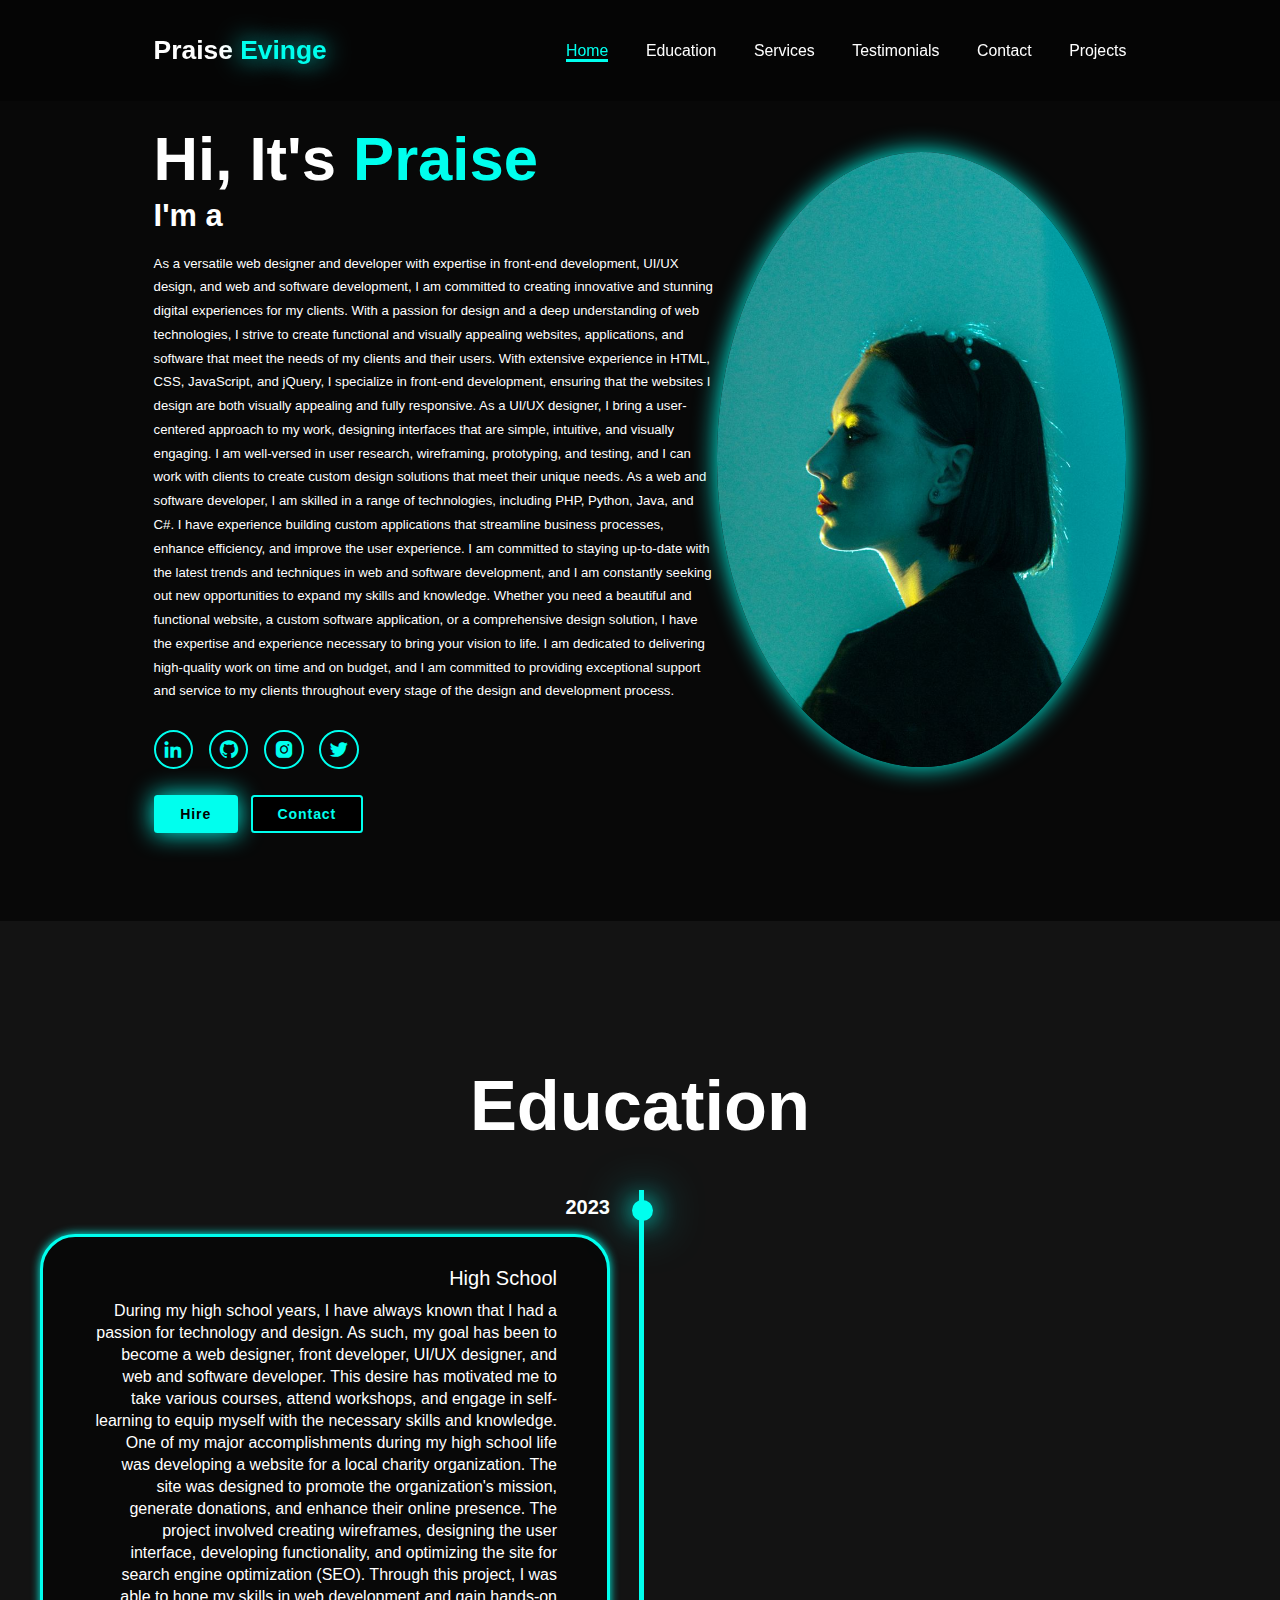
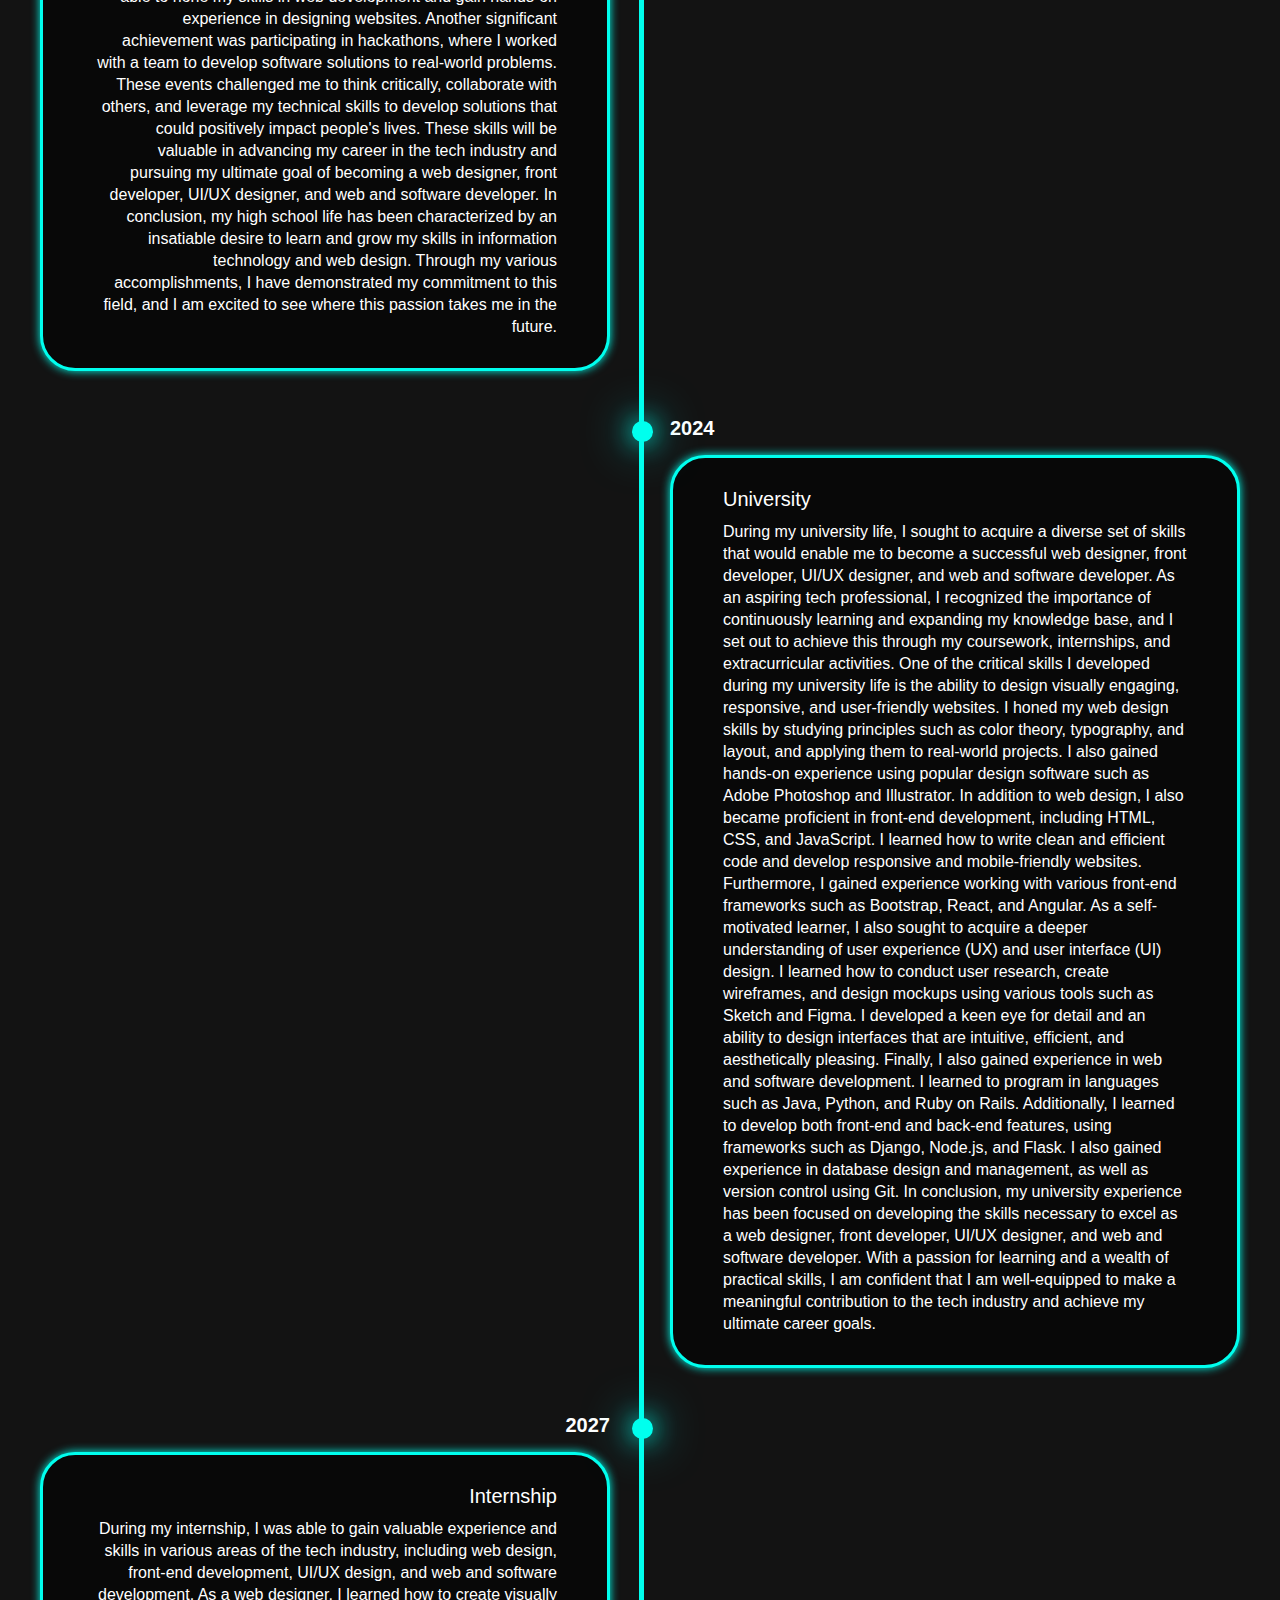
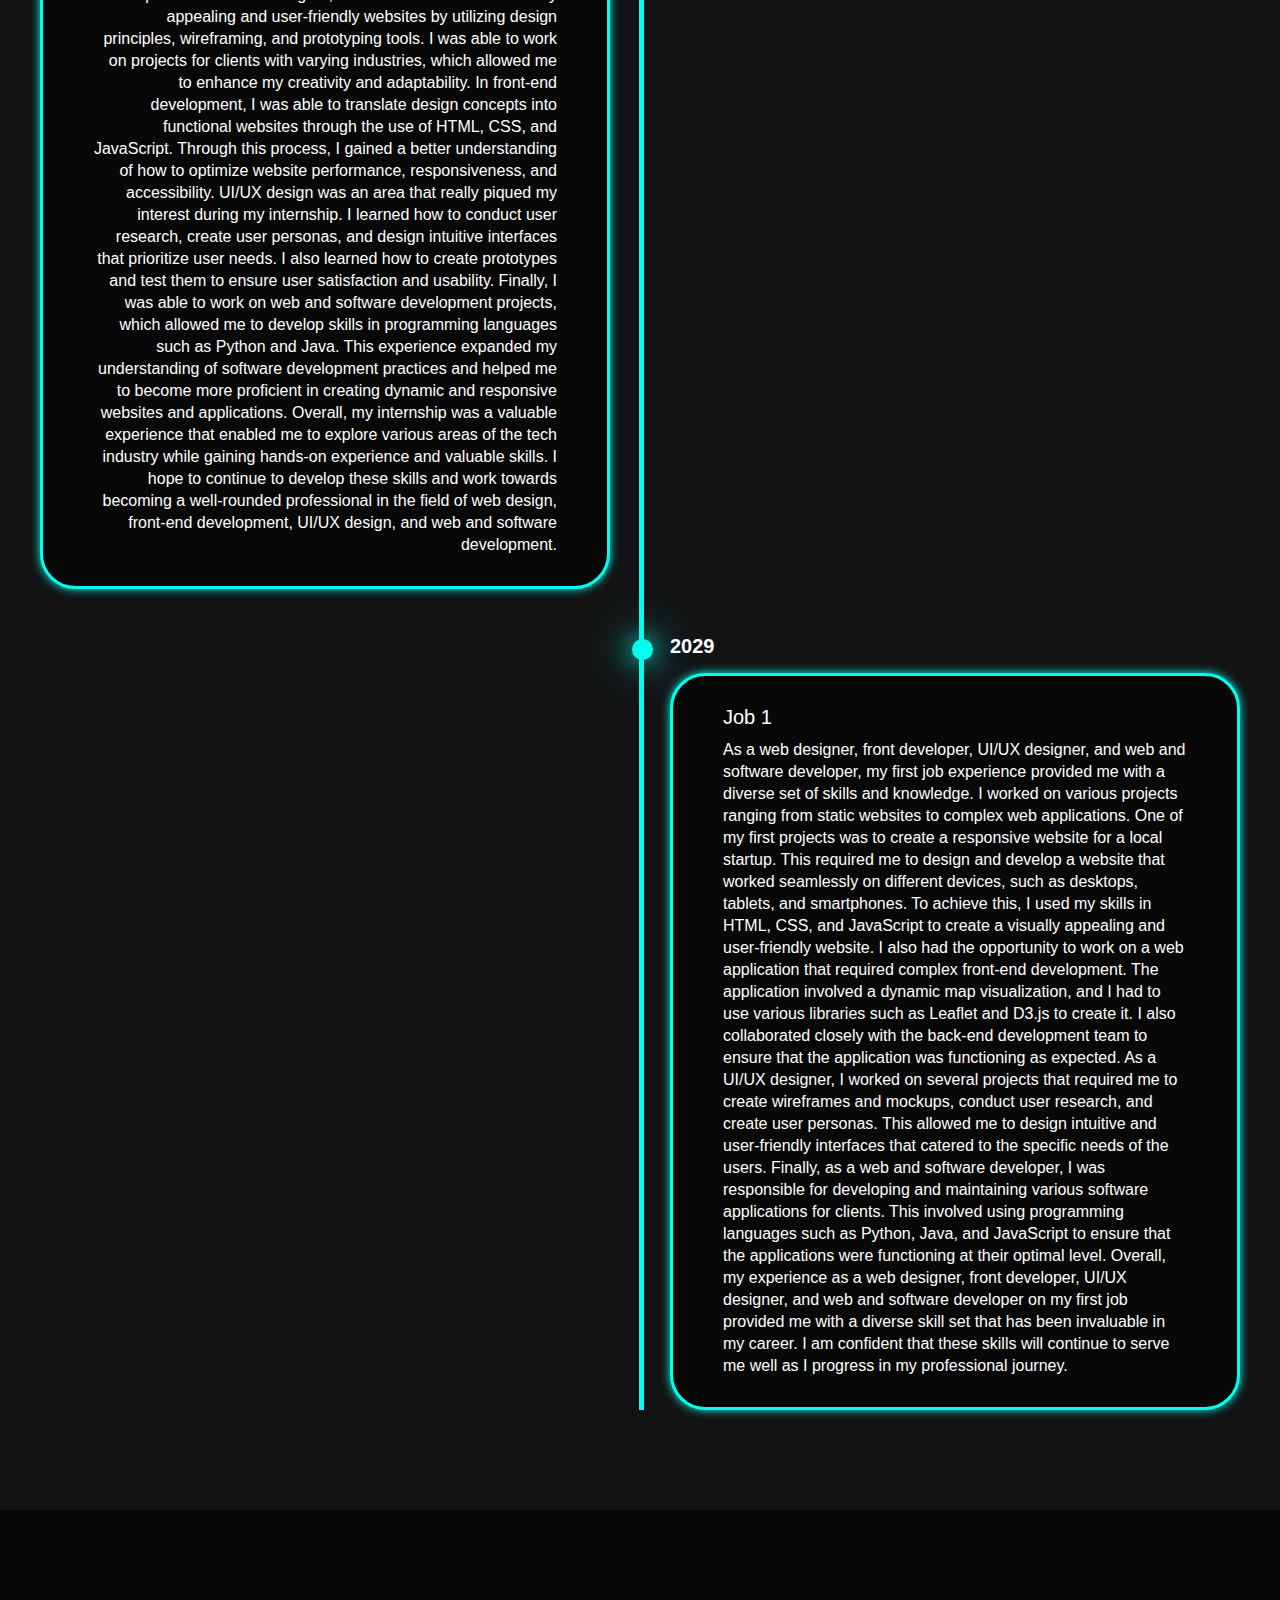
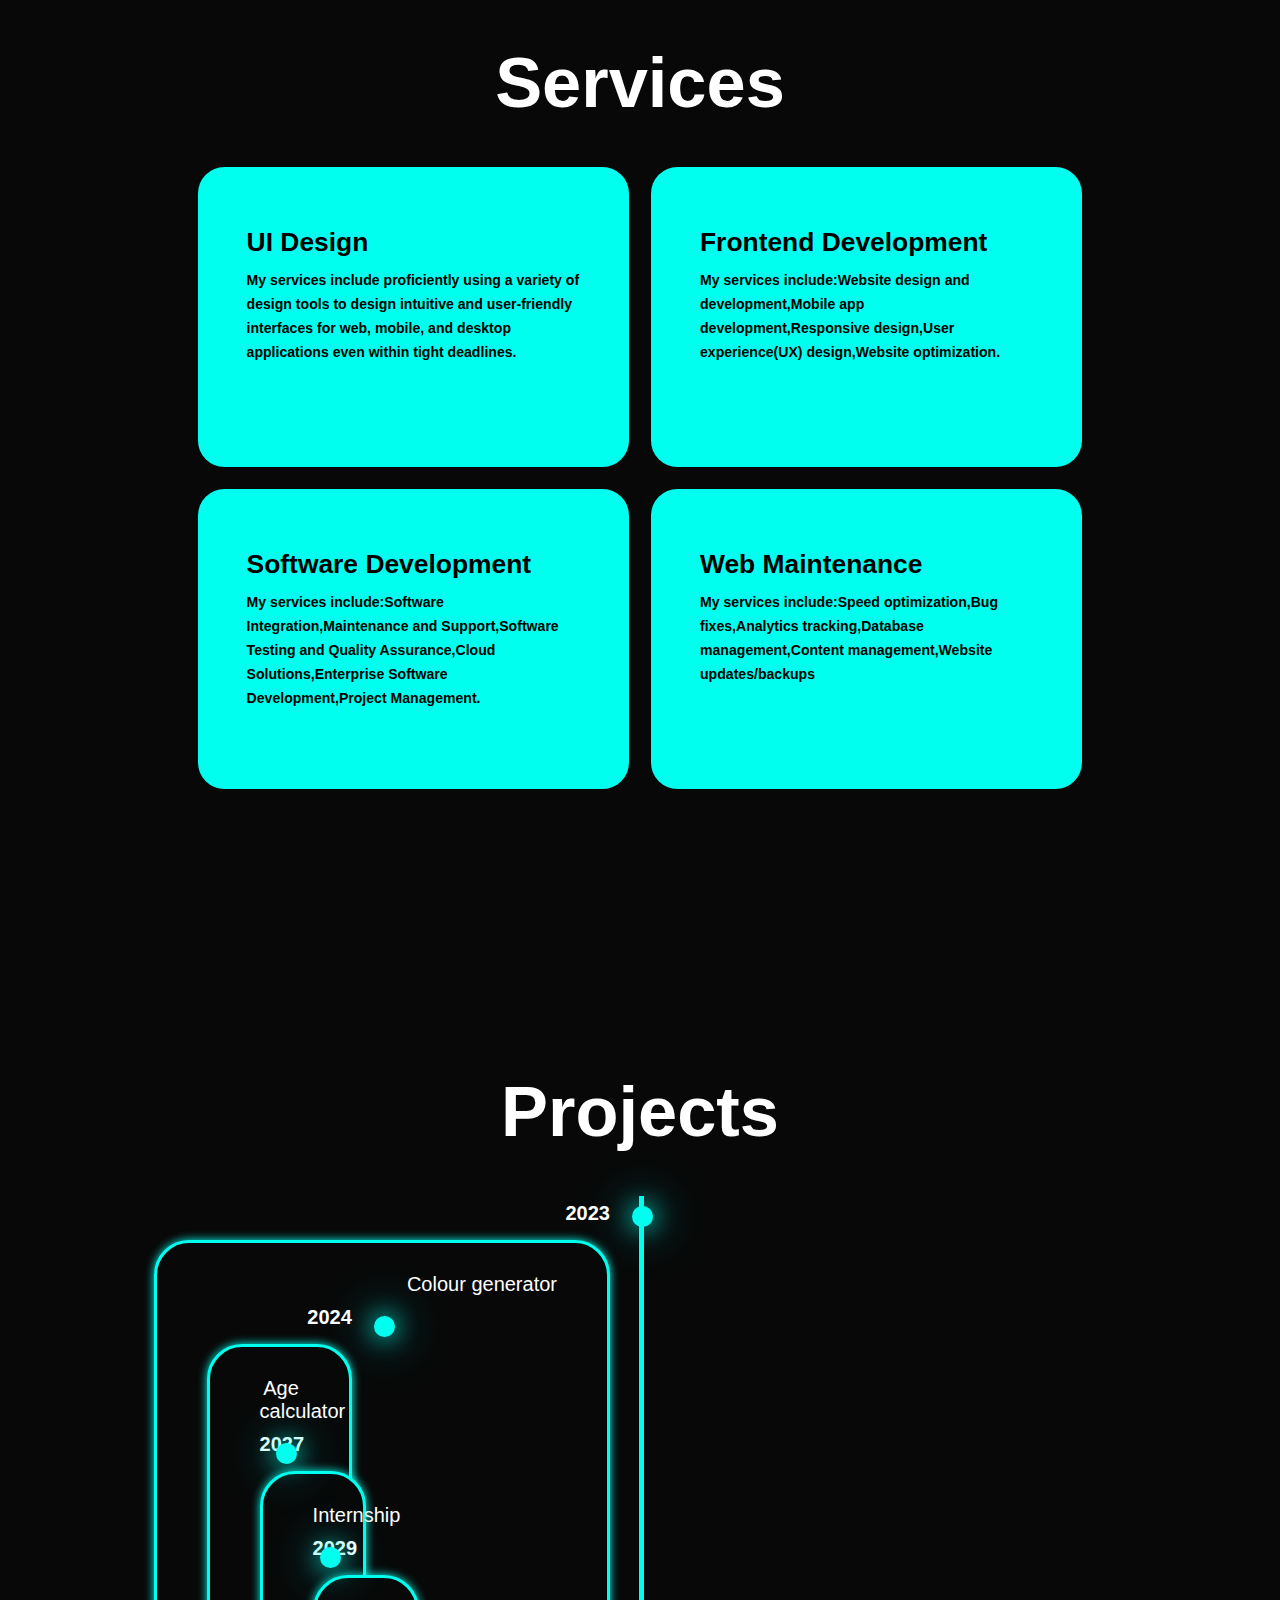
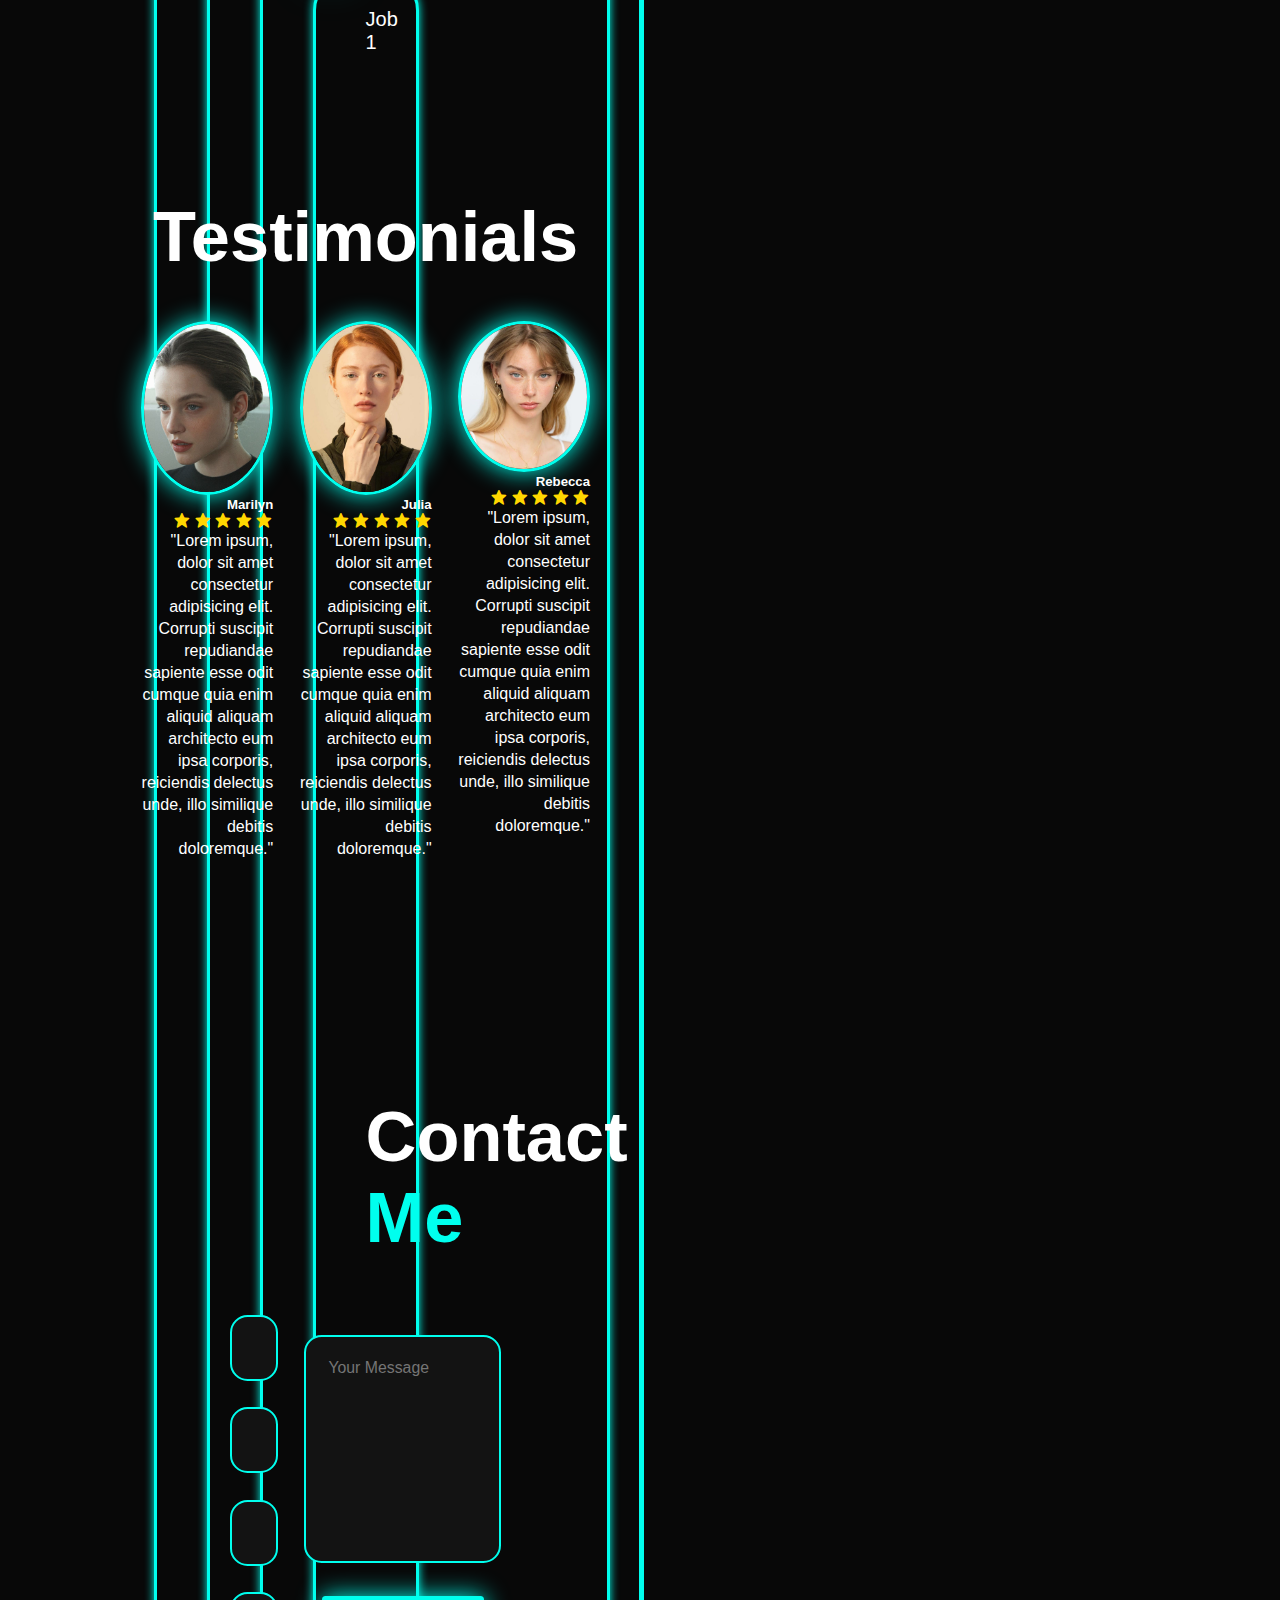
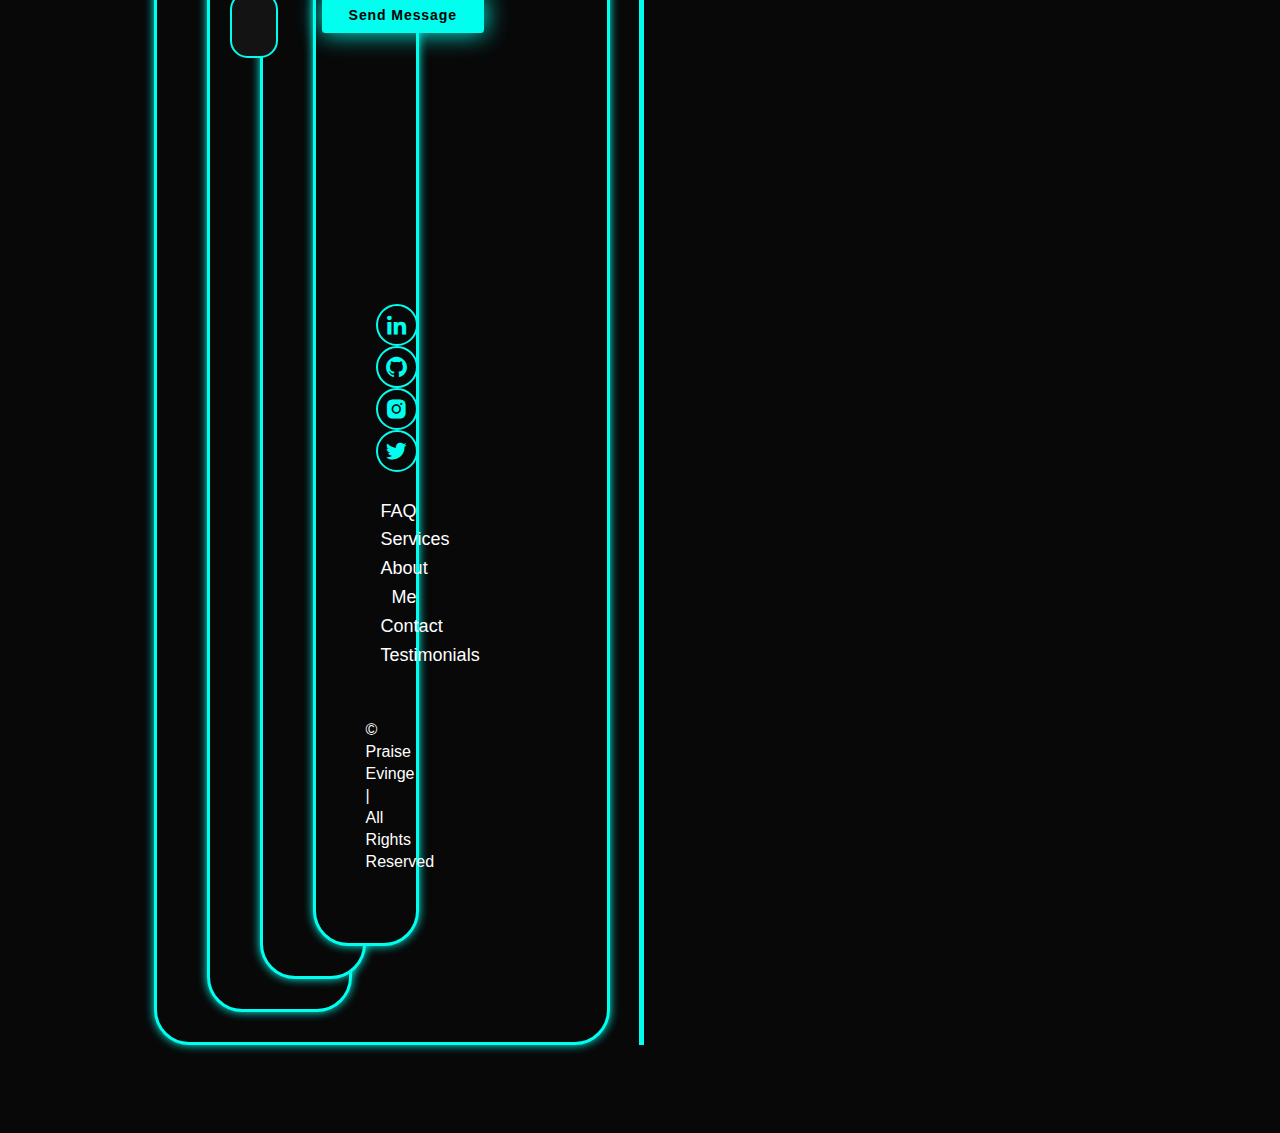
<file: index.html>
<!DOCTYPE html>
<html lang="en">
<head>
    <meta charset="UTF-8">
    <meta name="viewport" content="width=device-width, initial-scale=1.0">
    <title>Praise Evinge | Portfolio</title>
    <link rel="stylesheet" href="styles.css">
    <link href='https://unpkg.com/boxicons@2.1.4/css/boxicons.min.css' rel='stylesheet'>
</head>
<body>
    
    <header class="header">
        <a href="#home" class="logo">Praise <span>Evinge</span></a>

        <i class='bx bx-menu' id="menu-icon"></i>

        <nav class="navbar">
            <a href="#home" class="active">Home</a>
            <a href="#education"">Education</a>
            <a href="#services">Services</a>
            <a href="#testimonials">Testimonials</a>
            <a href="#contact">Contact</a>
            <a href="#projects">Projects</a>
        </nav>
    </header>

    <section class="home" id="home">
        <div class="home-content">
            <h1>Hi, It's <span>Praise</span></h1>
            <h3 class="text-animation">I'm a <span></span></h3>
            <p>As a versatile web designer and developer with expertise in front-end development, UI/UX design, and web and software development, I am committed to creating innovative and stunning digital experiences for my clients. With a passion for design and a deep understanding of web technologies, I strive to create functional and visually appealing websites, applications, and software that meet the needs of my clients and their users.

With extensive experience in HTML, CSS, JavaScript, and jQuery, I specialize in front-end development, ensuring that the websites I design are both visually appealing and fully responsive. As a UI/UX designer, I bring a user-centered approach to my work, designing interfaces that are simple, intuitive, and visually engaging. I am well-versed in user research, wireframing, prototyping, and testing, and I can work with clients to create custom design solutions that meet their unique needs.

As a web and software developer, I am skilled in a range of technologies, including PHP, Python, Java, and C#. I have experience building custom applications that streamline business processes, enhance efficiency, and improve the user experience. I am committed to staying up-to-date with the latest trends and techniques in web and software development, and I am constantly seeking out new opportunities to expand my skills and knowledge.

Whether you need a beautiful and functional website, a custom software application, or a comprehensive design solution, I have the expertise and experience necessary to bring your vision to life. I am dedicated to delivering high-quality work on time and on budget, and I am committed to providing exceptional support and service to my clients throughout every stage of the design and development process. </p>

            <div class="social-icons">
                <a href="#"><i class='bx bxl-linkedin' ></i></a>
                <a href="#"><i class='bx bxl-github' ></i></a>
                <a href="#"><i class='bx bxl-instagram-alt' ></i></a>
                <a href="#"><i class='bx bxl-twitter'></i></a>
            </div>

            <div class="btn-group">
                <a href="#" class="btn">Hire</a>
                <a href="#contact" class="btn">Contact</a>
            </div>
        </div>
            <div class="home-img">
                <img src="image.jpg" alt="">
            </div>
    </section>

    <section class="education" id="education">
        <h2 class="heading">Education</h2>

        <div class="timeline-items">

            <div class="timeline-item">
                <div class="timeline-dot"></div>
                    <div class="timeline-date">2023</div>
                    <div class="timeline-content">
                        <h3>High School</h3>
                        <p>During my high school years, I have always known that I had a passion for technology and design. As such, my goal has been to become a web designer, front developer, UI/UX designer, and web and software developer. This desire has motivated me to take various courses, attend workshops, and engage in self-learning to equip myself with the necessary skills and knowledge.

                            One of my major accomplishments during my high school life was developing a website for a local charity organization. The site was designed to promote the organization's mission, generate donations, and enhance their online presence. The project involved creating wireframes, designing the user interface, developing functionality, and optimizing the site for search engine optimization (SEO). Through this project, I was able to hone my skills in web development and gain hands-on experience in designing websites.
                            
                            Another significant achievement was participating in hackathons, where I worked with a team to develop software solutions to real-world problems. These events challenged me to think critically, collaborate with others, and leverage my technical skills to develop solutions that could positively impact people's lives.
                            
                            These skills will be valuable in advancing my career in the tech industry and pursuing my ultimate goal of becoming a web designer, front developer, UI/UX designer, and web and software developer.
                            
                            In conclusion, my high school life has been characterized by an insatiable desire to learn and grow my skills in information technology and web design. Through my various accomplishments, I have demonstrated my commitment to this field, and I am excited to see where this passion takes me in the future.</p>
                    </div>
                
            </div>

            <div class="timeline-item">
                <div class="timeline-dot"></div>
                    <div class="timeline-date">2024</div>
                    <div class="timeline-content">
                        <h3>University</h3>
                        <p>During my university life, I sought to acquire a diverse set of skills that would enable me to become a successful web designer, front developer, UI/UX designer, and web and software developer. As an aspiring tech professional, I recognized the importance of continuously learning and expanding my knowledge base, and I set out to achieve this through my coursework, internships, and extracurricular activities.

                            One of the critical skills I developed during my university life is the ability to design visually engaging, responsive, and user-friendly websites. I honed my web design skills by studying principles such as color theory, typography, and layout, and applying them to real-world projects. I also gained hands-on experience using popular design software such as Adobe Photoshop and Illustrator.
                            
                            In addition to web design, I also became proficient in front-end development, including HTML, CSS, and JavaScript. I learned how to write clean and efficient code and develop responsive and mobile-friendly websites. Furthermore, I gained experience working with various front-end frameworks such as Bootstrap, React, and Angular.
                            
                            As a self-motivated learner, I also sought to acquire a deeper understanding of user experience (UX) and user interface (UI) design. I learned how to conduct user research, create wireframes, and design mockups using various tools such as Sketch and Figma. I developed a keen eye for detail and an ability to design interfaces that are intuitive, efficient, and aesthetically pleasing.
                            
                            Finally, I also gained experience in web and software development. I learned to program in languages such as Java, Python, and Ruby on Rails. Additionally, I learned to develop both front-end and back-end features, using frameworks such as Django, Node.js, and Flask. I also gained experience in database design and management, as well as version control using Git.
                            
                            In conclusion, my university experience has been focused on developing the skills necessary to excel as a web designer, front developer, UI/UX designer, and web and software developer. With a passion for learning and a wealth of practical skills, I am confident that I am well-equipped to make a meaningful contribution to the tech industry and achieve my ultimate career goals.</p>
                    </div>
                
            </div>

            <div class="timeline-item">
                <div class="timeline-dot"></div>
                    <div class="timeline-date">2027</div>
                    <div class="timeline-content">
                        <h3>Internship</h3>
                        <p>During my internship, I was able to gain valuable experience and skills in various areas of the tech industry, including web design, front-end development, UI/UX design, and web and software development.

                            As a web designer, I learned how to create visually appealing and user-friendly websites by utilizing design principles, wireframing, and prototyping tools. I was able to work on projects for clients with varying industries, which allowed me to enhance my creativity and adaptability.
                            
                            In front-end development, I was able to translate design concepts into functional websites through the use of HTML, CSS, and JavaScript. Through this process, I gained a better understanding of how to optimize website performance, responsiveness, and accessibility.
                            
                            UI/UX design was an area that really piqued my interest during my internship. I learned how to conduct user research, create user personas, and design intuitive interfaces that prioritize user needs. I also learned how to create prototypes and test them to ensure user satisfaction and usability.
                            
                            Finally, I was able to work on web and software development projects, which allowed me to develop skills in programming languages such as Python and Java. This experience expanded my understanding of software development practices and helped me to become more proficient in creating dynamic and responsive websites and applications.
                            
                            Overall, my internship was a valuable experience that enabled me to explore various areas of the tech industry while gaining hands-on experience and valuable skills. I hope to continue to develop these skills and work towards becoming a well-rounded professional in the field of web design, front-end development, UI/UX design, and web and software development.</p>
                    </div>
                
            </div>

            <div class="timeline-item">
                <div class="timeline-dot"></div>
                    <div class="timeline-date">2029</div>
                    <div class="timeline-content">
                        <h3>Job 1</h3>
                        <p>As a web designer, front developer, UI/UX designer, and web and software developer, my first job experience provided me with a diverse set of skills and knowledge. I worked on various projects ranging from static websites to complex web applications.

                            One of my first projects was to create a responsive website for a local startup. This required me to design and develop a website that worked seamlessly on different devices, such as desktops, tablets, and smartphones. To achieve this, I used my skills in HTML, CSS, and JavaScript to create a visually appealing and user-friendly website.
                            
                            I also had the opportunity to work on a web application that required complex front-end development. The application involved a dynamic map visualization, and I had to use various libraries such as Leaflet and D3.js to create it. I also collaborated closely with the back-end development team to ensure that the application was functioning as expected.
                            
                            As a UI/UX designer, I worked on several projects that required me to create wireframes and mockups, conduct user research, and create user personas. This allowed me to design intuitive and user-friendly interfaces that catered to the specific needs of the users.
                            
                            Finally, as a web and software developer, I was responsible for developing and maintaining various software applications for clients. This involved using programming languages such as Python, Java, and JavaScript to ensure that the applications were functioning at their optimal level.
                            
                            Overall, my experience as a web designer, front developer, UI/UX designer, and web and software developer on my first job provided me with a diverse skill set that has been invaluable in my career. I am confident that these skills will continue to serve me well as I progress in my professional journey.</p>
                    </div>
                
            </div>
        </div>
    </section>

    <section class="services" id="services">
        <h2 class="heading">Services</h2>

        <div class="services-container">
            <div class="service-box">
                <div class="service-info">
                    <h4>UI Design</h4>
                    <p>My services include proficiently using a variety of design tools to design intuitive and user-friendly interfaces for web, mobile, and desktop applications even within tight deadlines.</p>
                </div>
            </div>

            <div class="service-box">
                <div class="service-info">
                    <h4>Frontend Development</h4>
                    <p>My services include:Website design and development,Mobile app development,Responsive design,User experience(UX) design,Website optimization.</p>
                </div>
            </div>

            <div class="service-box">
                <div class="service-info">
                    <h4>Software Development </h4>
                    <p>My services include:Software Integration,Maintenance and Support,Software Testing and Quality Assurance,Cloud Solutions,Enterprise Software Development,Project Management.</p>
                </div>
            </div>

            <div class="service-box">
                <div class="service-info">
                    <h4>Web Maintenance</h4>
                    <p>My services include:Speed optimization,Bug fixes,Analytics tracking,Database management,Content management,Website updates/backups</p>
                </div>
            </div>
        </div>
    </section>

    <section class="projects" id="projects">
        <h2 class="heading">Projects</h2>

        <div class="timeline-items">

            <div class="timeline-item">
                <div class="timeline-dot"></div>
                    <div class="timeline-date">2023</div>
                    <div class="timeline-content">
                        <h3>Colour generator</h3>
                        <p></p>

                        <div class="timeline-item">
                            <div class="timeline-dot"></div>
                                <div class="timeline-date">2024</div>
                                <div class="timeline-content">
                                    <h3>Age calculator</h3>
                                    <p></p>

                                    <div class="timeline-item">
                                        <div class="timeline-dot"></div>
                                            <div class="timeline-date">2027</div>
                                            <div class="timeline-content">
                                                <h3>Internship</h3>
                                                <p></p>

                                                <div class="timeline-item">
                                                    <div class="timeline-dot"></div>
                                                        <div class="timeline-date">2029</div>
                                                        <div class="timeline-content">
                                                            <h3>Job 1</h3>
                                                            <p></p>

    <section class="testimonials" id="testimonials">
        <div class="testimonials-box">
            <h2 class="heading">Testimonials</h2>

            <div class="wrapper">
                <div class="testimonials-item">
                    <img src="1.jpg" alt="">
                    <h2>Marilyn</h2>
                    <div class="rating">
                        <i class='bx bxs-star' id="star"></i>
                        <i class='bx bxs-star' id="star"></i>
                        <i class='bx bxs-star' id="star"></i>
                        <i class='bx bxs-star' id="star"></i>
                        <i class='bx bxs-star' id="star"></i>    
                    </div>
                    <p>"Lorem ipsum, dolor sit amet consectetur adipisicing elit. Corrupti suscipit repudiandae sapiente esse odit cumque quia enim aliquid aliquam architecto eum ipsa corporis, reiciendis delectus unde, illo similique debitis doloremque."</p>
                </div>

                <div class="testimonials-item">
                    <img src="2.jpg" alt="">
                    <h2>Julia</h2>
                    <div class="rating">
                        <i class='bx bxs-star' id="star"></i>
                        <i class='bx bxs-star' id="star"></i>
                        <i class='bx bxs-star' id="star"></i>
                        <i class='bx bxs-star' id="star"></i>
                        <i class='bx bxs-star' id="star"></i>
                    </div>
                    <p>"Lorem ipsum, dolor sit amet consectetur adipisicing elit. Corrupti suscipit repudiandae sapiente esse odit cumque quia enim aliquid aliquam architecto eum ipsa corporis, reiciendis delectus unde, illo similique debitis doloremque."</p>
                </div>

                <div class="testimonials-item">
                    <img src="3.jpg" alt="">
                    <h2>Rebecca</h2>
                    <div class="rating">
                        <i class='bx bxs-star' id="star"></i>
                        <i class='bx bxs-star' id="star"></i>
                        <i class='bx bxs-star' id="star"></i>
                        <i class='bx bxs-star' id="star"></i>
                        <i class='bx bxs-star' id="star"></i>
                    </div>
                    <p>"Lorem ipsum, dolor sit amet consectetur adipisicing elit. Corrupti suscipit repudiandae sapiente esse odit cumque quia enim aliquid aliquam architecto eum ipsa corporis, reiciendis delectus unde, illo similique debitis doloremque."</p>
                </div>
            </div>
        </div>
    </section>

    <section class="contact" id="contact">
        <h2 class="heading">Contact <span>Me</span></h2>

        <form action="">
            <div class="input-group">
                <div class="input-box">
                    <input type="text" placeholder="Full Name">
                    <input type="email" placeholder="Email">
                </div>
                <div class="input-box">
                    <input type="number" placeholder="Phone Number">
                    <input type="text" 
                    placeholder="Subject">
                </div>
            </div>

            <div class="input-group-2">
                <textarea name="" id="" cols="30" rows="10" placeholder="Your Message"></textarea>
                <input type="submit" value="Send Message" class="btn">
            </div>
        </form>
    </section>

    <footer class="footer">
        <div class="social">
            <a href="#"><i class='bx bxl-linkedin' ></i></a>
                <a href="#"><i class='bx bxl-github' ></i></a>
                <a href="#"><i class='bx bxl-instagram-alt' ></i></a>
                <a href="#"><i class='bx bxl-twitter'></i></a>
        </div>

        <ul class="list">
            <li>
                <a href="#">FAQ</a>
            </li>

            <li>
                <a href="#">Services</a>
            </li>

            <li>
                <a href="#">About Me</a>
            </li>

            <li>
                <a href="#">Contact</a>
            </li>

            <li>
                <a href="#">Testimonials</a>
            </li>
        </ul>
        <p class="copyright">
            &copy; Praise Evinge | All Rights Reserved
        </p>
    </footer>

    <script src="script.js"></script>
</body>
</html>
</file>
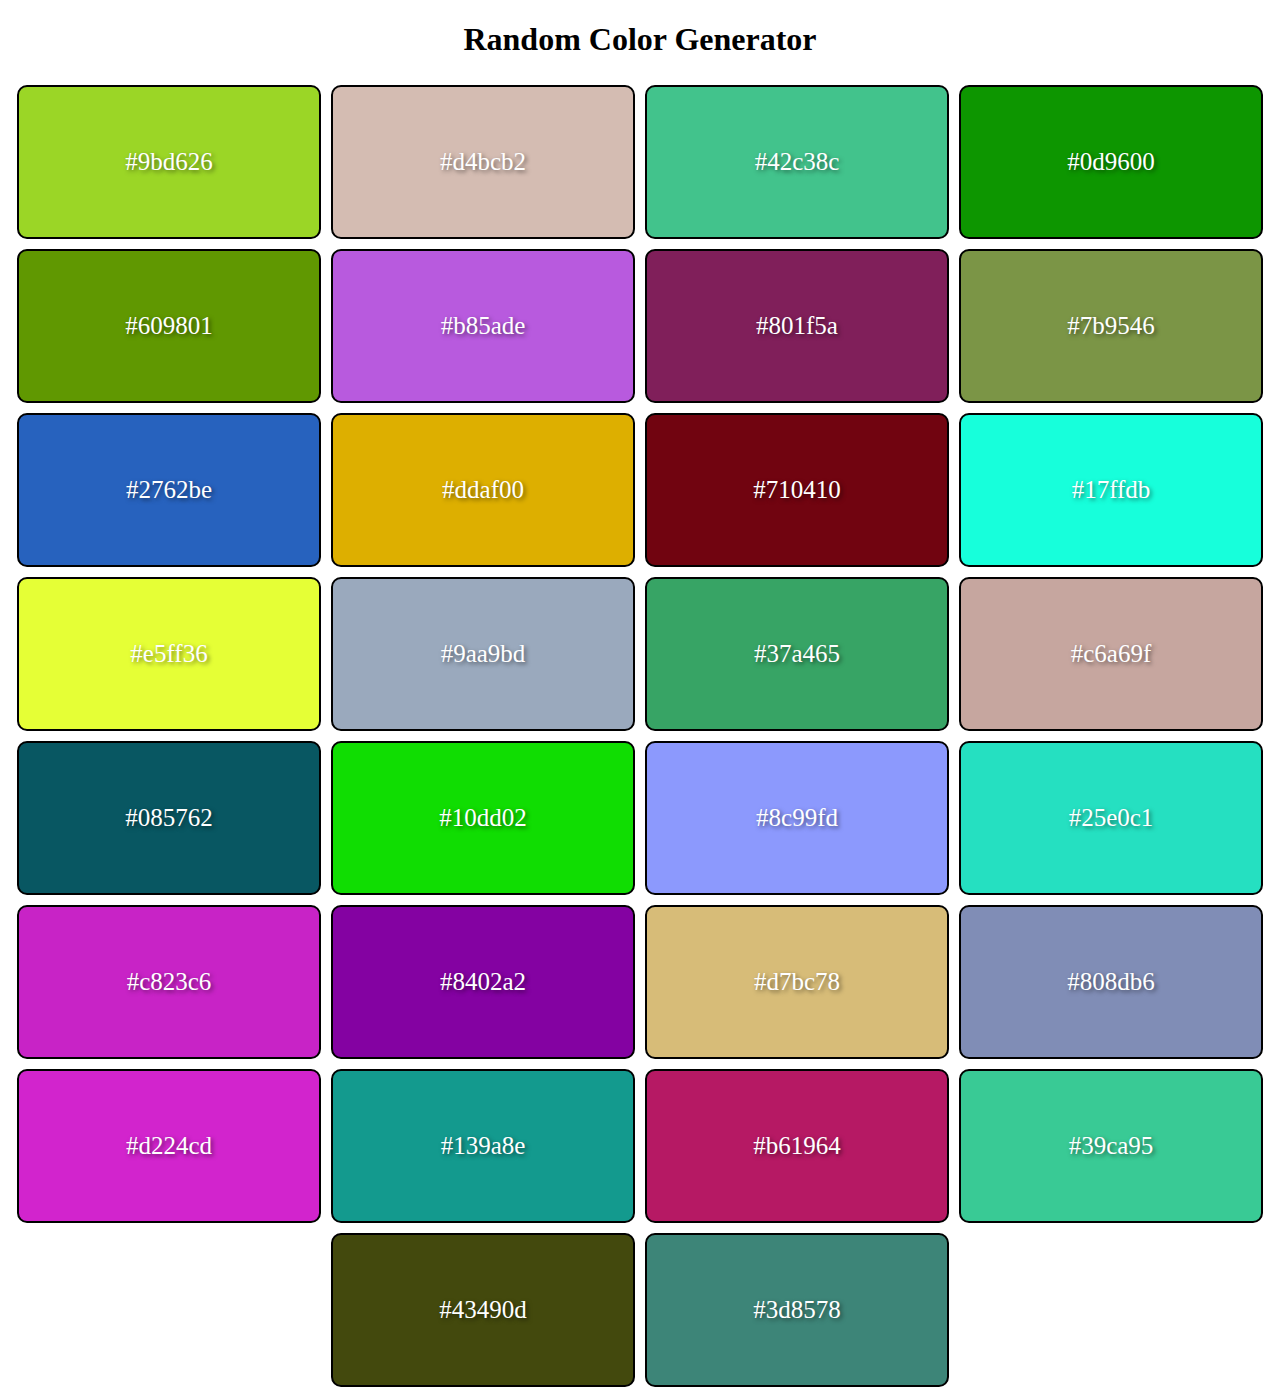
<file: Colour generator/index.html>
<!DOCTYPE html>
<html lang="en">
  <head>
    <meta charset="UTF-8" />
    <meta http-equiv="X-UA-Compatible" content="IE=edge" />
    <meta name="viewport" content="width=device-width, initial-scale=1.0" />
    <title>Random Color Generator</title>
    <link rel="stylesheet" href="style.css" />
  </head>
  <body>
    <h1>Random Color Generator</h1>
    <div class="container"></div>
    <script src="index.js"></script>
  </body>
</html>
</file>
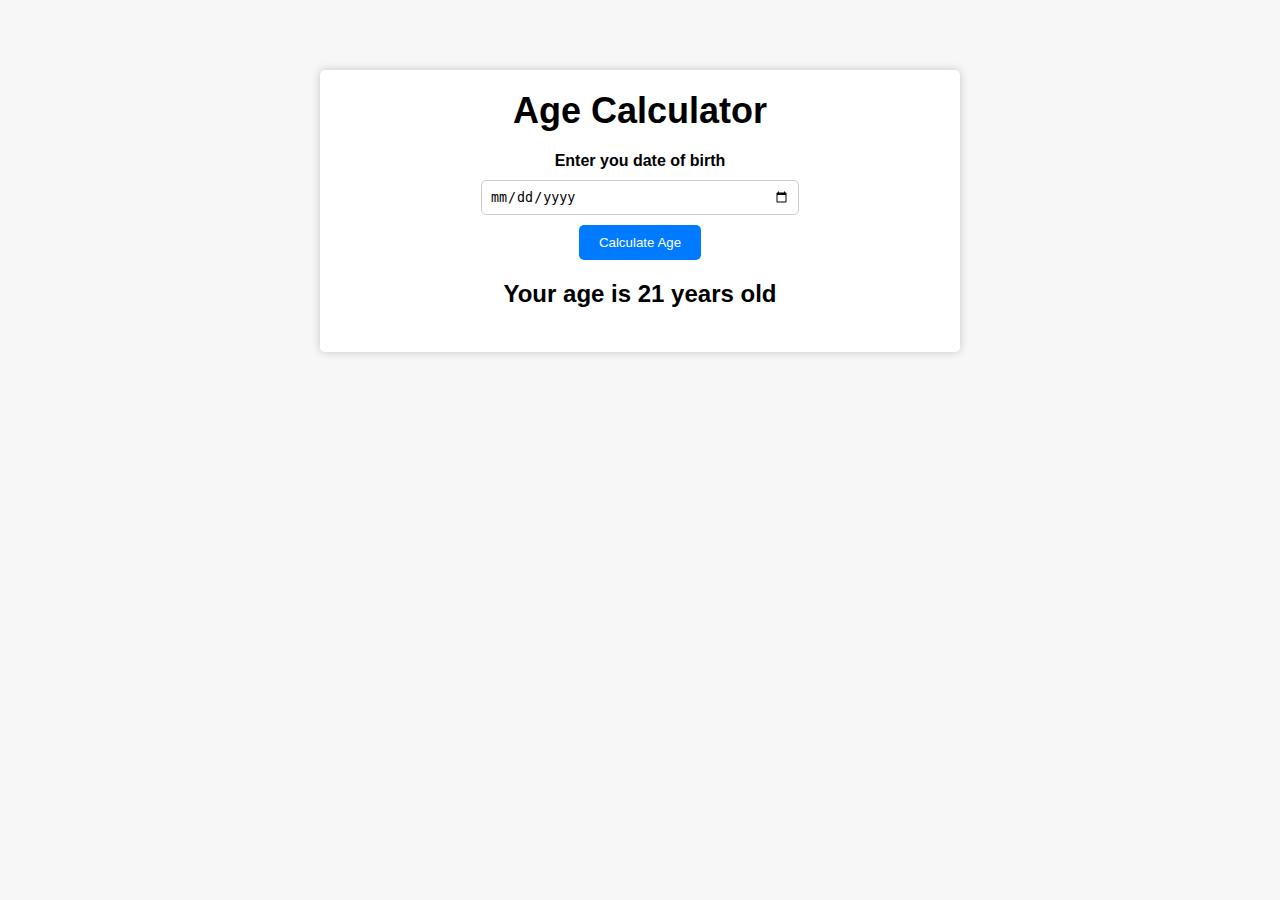
<file: Muna's age Calculator/index.html>
<!DOCTYPE html>
<html lang="en">
<head>
    <meta charset="UTF-8">
    <meta http-equiv="X-UA-Compatible" content="IE=edge">
    <meta name="viewport" content="width=device-width, initial-scale=1.0">
    <title>Age Calculator</title>
    <link rel="stylesheet" href="style.css">
</head>
<body>
    <div class="container">
        <h1>Age Calculator</h1>
        <div class="form">
            <label for="birthday">Enter you date of birth</label>
            <input type="date" id="birthday" name="birthday">
            <button id="btn">Calculate Age</button>
            <p id="result">Your age is 21 years old</p>
        </div>
    </div>

    <script src="index.js"></script>
</body>
</html>
</file>
<file: styles.css>
* {
    margin: 0;
    padding: 0;
    box-sizing: border-box;
    text-decoration: none;
    border: none;
    outline: none;
    scroll-behavior: smooth;
    font-family: "Poppins", sans-serif;
}
:root{
    --bg-color: #080808;
    --second-bg-color: #131313;
    --text-color: white;
    --main-color: #00ffee;
}

html{
    font-size: 60%;
    overflow-x: hidden;
}
body{
    background: var(--bg-color);
    color: var(--text-color);
}
.header{
    position: fixed;
    top: 0;
    left: 0;
    width: 100%;
    padding: 4rem 12% 4rem;
    background: rgba(0, 0, 0, 0.3);
    backdrop-filter: blur(10px);
    display: flex;
    justify-content: space-between;
    align-items: center;
    z-index: 5;
}
.logo{
    font-size: 3rem;
    color: var(--text-color);
    font-weight: 800;
    cursor: pointer;
    transition: 0.3s ease;
}
.logo:hover{
    transform: scale(1.1);
}
.logo span{
    text-shadow: 0 0 25px var(--main-color);
}
.navbar a{
    font-size: 1.8rem;
    color: var(--text-color);
    margin-left: 4rem;
    font-weight: 500;
    transition: 0.3s ease;
    border-bottom: 3px solid transparent;
}
.navbar a:hover,
.navbar a.active{
    color: var(--main-color);
    border-bottom: 3px solid var(--main-color);
}
#menu-icon{
    font-size: 3.6rem;
    color: var(--main-color);
    display: none;
}

section{
    min-height: 100vh;
    padding: 10rem 12% 10rem;
}
.home{
    display: flex;
    align-items: center;
    justify-content: center;
    grid-auto-flow: 15rem;
}
.home-content{
    display: flex;
    flex-direction: column;
    align-items: baseline;
    text-align: left;
    justify-content: center;
    margin-top: 3rem;
}
span{
    color: var(--main-color);
}
.logo span{
    color: var(--main-color);
}
.home-content h3{
    margin-bottom: 2rem;
    margin-top: 1rem;
    font-size: 3.5rem;
}
.home-content h1{
    font-size: 7rem;
    font-weight: 700;
    margin-top: 1.5rem;
    line-height: 1;
}
.home-img{
    border-radius: 50%;
}
.home-img img{
    border-radius: relative;
    top: 3rem;
    width: 32vw;
    border-radius: 50%;
    box-shadow: 0 0 25px var(--main-color);
    cursor: pointer;
    transition: 0.4s ease-in-out;
}
.home-img img:hover{
    box-shadow: 0 0 25px var(--main-color),
                0 0 50px var(--main-color),
                0 0 100px var(--main-color);
}
.home-content p{
    font-size: 1.5rem;
    font-weight: 500;
    line-height: 1.8;
    max-width: 1000px;
}
.social-icons a{
    display: inline-flex;
    justify-content: center;
    align-items: center;
    width: 4.5rem;
    height: 4.5rem;
    background: transparent;
    border: 2px solid var(--main-color);
    font-size: 2.5rem;
    border-radius: 50%;
    color: var(--main-color);
    margin: 3rem 1.5rem 3rem 0;
    transition: 0.3s ease-in-out;
}
.social-icons a:hover{
    color: var(--text-color);
    transform: scale(1.3)translateY(-5px);
    box-shadow: 0 0 25px var(--main-color);
    background-color: var(--main-color);
}
.btn{
    display: inline-block;
    padding: 1rem 2.8rem;
    background: var(--main-color);
    box-shadow: 0 0 25px var(--main-color);
    border-radius: .4rem;
    font-size: 1.6rem;
    color: black;
    border: 2px solid transparent;
    letter-spacing: 0.1rem;
    font-weight: 600;
    transition: 0.3s ease-in-out;
    cursor: pointer;
}
.btn:hover{
    transform: scale(1.05);
    box-shadow: 0 0 50px var(--main-color);
}
.btn-group{
    display: flex;
    align-items: center;
    gap: 1.5rem;
}
.btn-group a:nth-of-type(2){
    background-color: black;
    color: var(--main-color);
    border: 2px solid var(--main-color);
    box-shadow: 0 0 25px transparent;
}
.btn-group a:nth-of-type(2):hover{
    box-shadow: 0 0 25px var(--main-color);
    background-color: var(--main-color);
    color: black;
}
.text-animation{
    font-size: 34px;
    font-weight: 600;
    min-width: 280px;
}
.text-animation span{
    position: relative;
}
.text-animation span::before{
    content: "Web Developer";
    color: var(--main-color);
    animation: words 20s infinite;
}
.text-animation span::after{
    content: "";
    background-color: var(--bg-color);
    position: absolute;
    width: calc(100% + 8px);
    height: 100%;
    border-left: 3px solid var(--bg-color);
    right: -8px;
    animation: cursor 0.6s infinite, typing 20s steps(14) infinite;
}
@keyframes cursor{
    to{
        border-left: 2px solid var(--main-color);
    }
}
@keyframes words{
    0%,
    20%{
        content: "Frontend Developer";
    }
    21%,
    40%{
        content: "Web Designer";
    }
    41%,
    60%{
        content: "UI / UX Designer";
    }
    61%,
    80%{
        content: "Web Developer";
    }
    81%,
    100%{
        content: "Software Developer";
    }
}
@keyframes typing{
    10%,
    15%,
    30%,
    35%,
    50%,
    55%,
    70%,
    75%,
    90%,
    95%{
        width: 0;
    }
    5%,
    20%,
    25%,
    40%,
    45%,
    60%,
    65%,
    80%,
    85%{
        width: calc(100% + 8px);
    }
}
.heading{
    font-size: 8rem;
    text-align: center;
    margin: 5rem 0;
}
.education{
    padding: 100px 15px;
    background: var(--second-bg-color);
}
.education h2{
    margin-bottom: 5rem;
}
.timeline-items{
    max-width: 1200px;
    margin: auto;
    display: flex;
    flex-wrap: wrap;
    position: relative;
}
.timeline-items::before{
    content: "";
    position: absolute;
    width: 5px;
    height: 100%;
    background-color: var(--main-color);
    left: calc(50% - 1px);
}
.timeline-item{
    margin-bottom: 40px;
    width: 100%;
    position: relative;
}
.timeline-item:last-child{
    margin-bottom: 0;
}
.timeline-item:nth-child(odd){
    padding-right: calc(50% + 30px);
    text-align: right;
}
.timeline-item:nth-child(even){
    padding-left: calc(50% + 30px);
}
.timeline-dot{
    height: 21px;
    width: 21px;
    background-color: var(--main-color);
    box-shadow: 0 0 25px var(--main-color),
                0 0 50px var(--main-color);
    position: absolute;
    left: calc(50% - 8px);
    border-radius: 50%;
    top: 10px;
}
.timeline-date{
    font-size: 20px;
    font-weight: 800;
    color: white;
    margin: 6px 0 15px;
}
.timeline-content{
    background-color: var(--bg-color);
    border: 3px solid var(--main-color);
    padding: 30px 50px;
    border-radius: 4rem;
    box-shadow: 0 0 10px var(--main-color);
    cursor: pointer;
    transition: 0.3s, ease-in-out;
}
.timeline-content:hover{
    transform: scale(1.05);
    box-shadow: 0 0 25px var(--main-color);
}
.timeline-content h3{
    font-size: 20px;
    color: white;
    margin: 0 0 10px;
    font-weight: 500;
}
.timeline-content p{
    color: white;
    font-size: 16px;
    font-weight: 300;
    line-height: 22px;
}

::-webkit-scrollbar{
    width: 15px;
}
::-webkit-scrollbar-thumb{
    background-color: var(--main-color);
}
::-webkit-scrollbar-track{
    background-color: var(--bg-color);
    width: 50px;
}
.services{
    background: var(--bg-color);
    color: black;
}
.services h2{
    margin-bottom: 5rem;
    color: white;
}
.services-container{
    display: grid;
    grid-template-columns: repeat(2,1fr);
    align-items: center;
    gap: 2.5rem;
}
.service-box{
    background-color: var(--main-color);
    height: 300px;
    border-radius: 3rem;
    border: 5px solid transparent;
    cursor: pointer;
    transition: 0.4s ease-in-out;
}
.service-box:hover{
    background: white;
    color: black;
    border: 5px solid var(--main-color);
    transform: scale(1.03);
}
.service-box .service-info{
    display: flex;
    flex-direction: column;
    text-align: left;
    max-height: 200px;
    justify-content: left;
    align-items: baseline;
    padding: 5rem 5rem;
}
.service-info h4{
    font-size: 3rem;
    font-weight: 800;
    line-height: 2;
}
.service-info p{
    font-size: 1.6rem;
    font-weight: 600;
    max-height: 100px;
    line-height: 1.7;
    margin: auto;
}

.heading{
    font-size: 8rem;
    text-align: center;
    margin: 5rem 0;
}

.education{
    padding: 100px 15px;
    background: var(--second-bg-color);
}
.education h2{
    margin-bottom: 5rem;
}
.timeline-items{
    max-width: 1200px;
    margin: auto;
    display: flex;
    flex-wrap: wrap;
    position: relative;
}
.timeline-items::before{
    content: "";
    position: absolute;
    width: 5px;
    height: 100%;
    background-color: var(--main-color);
    left: calc(50% - 1px);
}
.timeline-item{
    margin-bottom: 40px;
    width: 100%;
    position: relative;
}
.timeline-item:last-child{
    margin-bottom: 0;
}
.timeline-item:nth-child(odd){
    padding-right: calc(50% + 30px);
    text-align: right;
}
.timeline-item:nth-child(even){
    padding-left: calc(50% + 30px);
}
.timeline-dot{
    height: 21px;
    width: 21px;
    background-color: var(--main-color);
    box-shadow: 0 0 25px var(--main-color),
                0 0 50px var(--main-color);
    position: absolute;
    left: calc(50% - 8px);
    border-radius: 50%;
    top: 10px;
}
.timeline-date{
    font-size: 20px;
    font-weight: 800;
    color: white;
    margin: 6px 0 15px;
}
.timeline-content{
    background-color: var(--bg-color);
    border: 3px solid var(--main-color);
    padding: 30px 50px;
    border-radius: 4rem;
    box-shadow: 0 0 10px var(--main-color);
    cursor: pointer;
    transition: 0.3s, ease-in-out;
}
.timeline-content:hover{
    transform: scale(1.05);
    box-shadow: 0 0 25px var(--main-color);
}
.timeline-content h3{
    font-size: 20px;
    color: white;
    margin: 0 0 10px;
    font-weight: 500;
}
.timeline-content p{
    color: white;
    font-size: 16px;
    font-weight: 300;
    line-height: 22px;
}

::-webkit-scrollbar{
    width: 15px;
}
::-webkit-scrollbar-thumb{
    background-color: var(--main-color);
}
::-webkit-scrollbar-track{
    background-color: var(--bg-color);
    width: 50px;
}

.testimonials{
    background: var(--second-bg-color);
}
.testimonials-box{
    background-size: cover;
    display: flex;
    align-items: center;
    justify-content: center;
    flex-direction: column;
}
.testimonials .heading{
    margin-bottom: 5rem;
}
.testimonials-box img{
    width: 15rem;
    border-radius: 50%;
    border: 3px solid var(--main-color);
    box-shadow: 0 0 25px var(--main-color);
}
.wrapper{
    display: grid;
    grid-template-columns: repeat(3,1fr);
    gap: 3rem;
}
.testimonial-item{
    min-height: 550px;
    max-width: 450px;
    background: rgba(0, 0, 0, 0.7);
    border: 3px solid rgba(238, 238, 238, 0.2);
    border-radius: 2rem;
    margin: 0 2rem;
    padding: 30px 60;
    cursor: pointer;
    display: flex;
    flex-direction: column;
    align-items: center;
    justify-content: center;
    text-align: center;
    gap: 1.5rem;
    color: white;
    transition: 0.4s ease-in-out;
}
.testimonial-item:hover{
    border: 3px solid var(--main-color);
    transform: translateY(-10px)scale(1.03);
    box-shadow: 0 0 50px var(--main-color);
}
.testimonial-item h2{
    font-size: 2.8rem;
}
.testimonial-item p{
    font-size: 1.3rem;
}
#star{
    color: gold;
    font-size: 2rem;
}
.contact{
    background-color: var(--bg-color);
}
.contact h2{
    margin-bottom: 3rem;
    color: white;
}
.contact form{
    display: flex;
    align-items: center;
    justify-content: center;
    gap: 3rem;
    margin: 5rem auto;
    text-align: center;
}
.contact form .input-box{
    display: flex;
    justify-content: center;
    flex-wrap: wrap;
}
.contact form .input-box input,
.contact form textarea{
    width: 100%;
    padding: 2.5rem;
    font-size: 1.8rem;
    color: var(--text-color);
    background: var(--second-bg-color);
    border-radius: 2rem;
    border: 2px solid var(--main-color);
    margin: 1.5rem 0;
    resize: none;
}
.contact form .btn{
    margin: 2rem;
}
.footer{
    position: relative;
    bottom: 0;
    width: 100%;
    padding: 40px 0;
    background-color: var(--second-bg-color);
}
.footer .social{
    text-align: center;
    padding-bottom: 25px;
    color: var(--main-color);
}
.footer .social a{
    font-size: 25px;
    color: var(--main-color);
    border: 2px solid var(--main-color);
    width: 42px;
    height: 42px;
    line-height: 42px;
    display: inline-block;
    text-align: center;
    border-radius: 50%;
    margin: 0 10px;
    transition: 0.3s ease-in-out;
}
.footer .social a:hover{
    transform: scale(1.2)translateY(-10px);
    background-color: var(--main-color);
    color: black;
    box-shadow: 0 0 25px var(--main-color);
}
.footer ul{
    margin-top: 0;
    padding: 0;
    font-size: 18px;
    line-height: 1.6;
    margin-bottom: 0;
    text-align: center;
}
.footer ul li a{
    color: white;
    border-bottom: 3px solid transparent;
    transition: 0.3s ease-in-out;
}
.footer ul li a:hover{
    border-bottom: 3px solid var(--main-color);
}
.footer ul li{
    display: inline-block;
    padding: 0 15px;
}
.footer .copyright{
    margin-top: 50px;
    text-align: center;
    font-size: 16px;
    color: white;
}

@media(max-width:1285px){
    html{
        font-size: 55%;
    }
    .services-container{
        padding-bottom: 7rem;
        grid-template-columns: repeat(2,1fr);
        margin: 0 5rem;
    }
}
@media(max-width:991px){
    header{
        padding: 2rem 3%;
    }
    section{
        padding: 10rem 3% 2rem;
    }
    .timeline-items::before{
        left: 7px;
    }
    .timeline-item:nth-child(odd){
        padding-right: 0;
        text-align: left;
    }
    .timeline-item:nth-child(odd),
    .timeline-item:nth-child(even){
        padding-left: 37px;
    }
    .timeline-dot{
        left: 0;
    }
    .services{
        padding-bottom: 7rem;
    }
    .testimonials .wrapper{
        grid-template-columns: repeat(1,1fr);
    }
    .contact form{
        flex-direction: column;
    }
    .footer{
        padding: 2rem 3%;
    }
}
@media(max-width:895px){
    #menu-icon{
        display: block;
    }
    .navbar{
        position: absolute;
        top: 100%;
        right: 0;
        width: 50%;
        padding: 1rem 3%;
        background: rgba(0, 0, 0, 0.8);
        backdrop-filter: blur(20px);
        border-bottom-left-radius: 2rem;
        border-left: 2px solid var(--main-color);
        border-bottom: 2px solid var(--main-color);
        display: none;
    }
    .navbar.active{
        display: block;
    }
    .navbar a{
        display: block;
        font-size: 2rem;
        margin: 3rem 0;
        color: white;
    }
    .home{
        flex-direction: column-reverse;
        margin: 5rem 4rem;
    }
    .home-content h3{
        font-size: 2.6rem;
    }
    .home-content h1{
        font-size: 8rem;
        margin-top: 3rem;
    }
    .home-content p{
        max-width: 600px;
        margin: auto;
    }
    .home-img img{
        width: 56vw;
    }
    .services h2{
        margin-bottom: 3rem;
    }
    .services-container{
        grid-template-columns: repeat(1,1fr);
    }
}
</file>
<file: Colour generator/style.css>
body {
    margin: 0;
    font-family: cursive;
  }
  
  h1 {
    text-align: center;
  }
  
  .container {
    display: flex;
    flex-wrap: wrap;
    justify-content: center;
  }
  
  .color-container {
    background-color: orange;
    width: 300px;
    height: 150px;
    color: white;
    margin: 5px;
    display: flex;
    justify-content: center;
    align-items: center;
    font-size: 25px;
    text-shadow: 2px 2px 4px rgba(0, 0, 0, 0.5);
    border: solid black 2px;
    border-radius: 10px;
  }
</file>
<file: Muna's age Calculator/style.css>
body {
    margin: 0;
    padding: 20px;
    font-family: "Montserrat", sans-serif;
    background-color: #f7f7f7;
  }
  
  .container {
    background-color: white;
    box-shadow: 0 0 10px rgba(0, 0, 0, 0.2);
    padding: 20px;
    max-width: 600px;
    margin: 0 auto;
    border-radius: 5px;
    margin-top: 50px;
  }
  
  h1 {
    font-size: 36px;
    text-align: center;
    margin-top: 0;
    margin-bottom: 20px;
  }
  
  .form {
    display: flex;
    flex-direction: column;
    align-items: center;
  }
  
  label {
    font-weight: bold;
    margin-bottom: 10px;
  }
  
  input {
    padding: 8px;
    border: 1px solid #ccc;
    border-radius: 5px;
    width: 100%;
    max-width: 300px;
  }
  
  button {
    background-color: #007bff;
    color: white;
    border: none;
    padding: 10px 20px;
    border-radius: 5px;
    margin-top: 10px;
    cursor: pointer;
    transition: background-color 0.3s ease;
  }
  
  button:hover {
    background-color: #0062cc;
  }
  
  #result {
    margin-top: 20px;
    font-size: 24px;
    font-weight: bold;
  }
</file>
